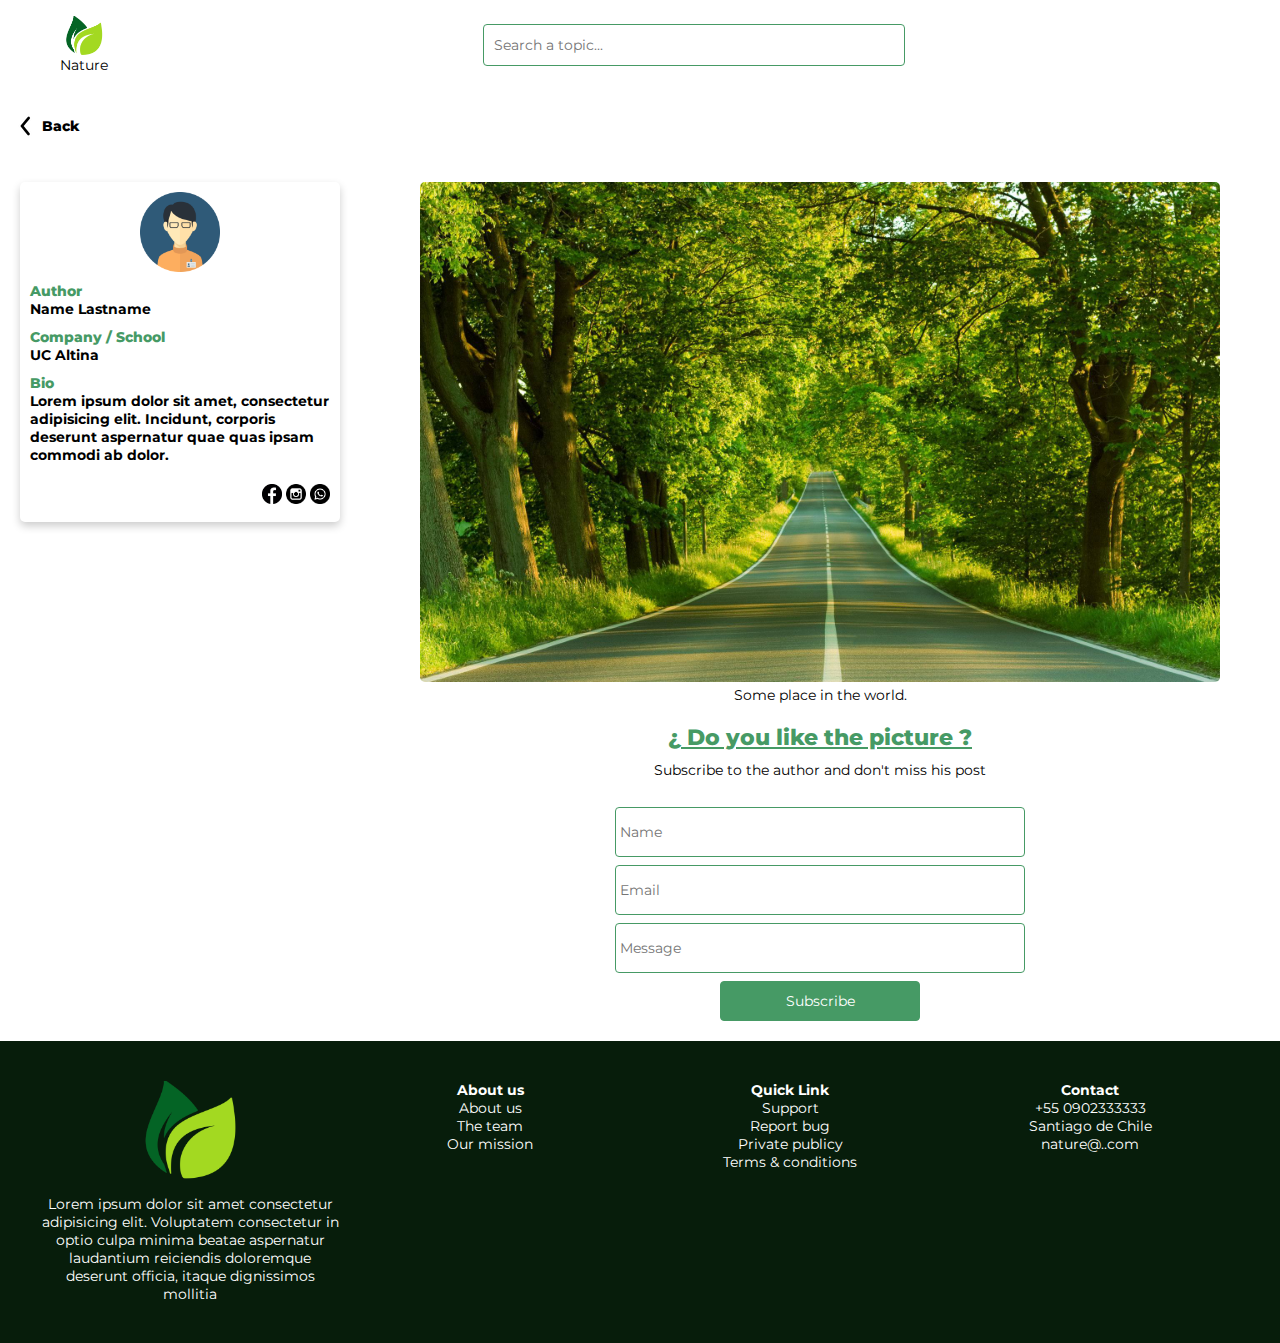
<file: pages/blog-post.html>
<!DOCTYPE html>
<html>
    <head>
        <title>Nature</title>
        <meta charset="utf-8">
        <meta name="description" content="Example" />
        <meta name="viewport" content="width=device-width, initial-scale=1.0">
        <link href="https://fonts.googleapis.com/css?family=Montserrat:400,600,800" rel="stylesheet">
        <link rel="stylesheet" href="../styles/blog-post/blog-post.css"/>
    </head>
    <body>
        <div class="wrapper">
            <header class="header section">
                <div class="header__logo-container">
                    <img class="header__logo" src="../statics/img/leaf-logo.png" alt="Logo nature">
                    <p>Nature</p>
                </div>
                <input class="header__search" type="text" placeholder="Search a topic...">
                <select name="menu" class="header__menu header__menu-selector">
                    <option disabled selected>Categories</option>
                    <option value="Action">Action</option>
                    <option value="RPG">RPG</option>
                    <option value="Action">Action</option>
                    <option value="RPG">RPG</option>
                    <option value="MMORPG">MMORPG</option>
                </select>
            </header>
            <section class="content section">
                <a class="content__back" href="../index.html">
                    <img src="../statics/img/back-arrow.png" alt="back arrow">
                    <p>Back</p>
                </a>
                <div class="content__container">
                    <div class="content__author card">
                        <img class="content__author-img" src="../statics/img/author.png" alt="Loremp isum">
                        <p class="content__author-name">
                            <span class="content__author-standout content__author-info">Author</span> <br>
                            <strong>Name Lastname</strong>
                        </p>
                        <p class="content__author-school content__author-info">
                            <span class="content__author-standout">Company / School</span> <br>
                            <strong>UC Altina</strong>
                        </p>
                        <p class="content__author-description content__author-info">
                            <span class="content__author-standout">Bio</span> <br>
                            <strong>Lorem ipsum dolor sit amet, consectetur adipisicing elit. Incidunt, corporis deserunt aspernatur quae quas ipsam commodi ab dolor.</strong>
                        </p>
                        <div class="content__author-social">
                            <a class="list-item-link" href="">
                                <img class="content__author-social-img" src="../statics/img/facebook.png" alt="Lorem">
                            </a>
                            <a class="list-item-link" href="">
                                <img class="content__author-social-img" src="../statics/img/ig.png" alt="Lorem">
                            </a>
                            <a class="list-item-link" href="">
                                <img class="content__author-social-img" src="../statics/img/whatsapp.png" alt="Lorem">
                            </a>
                        </div>
                    </div>
                    <div class="content__post">
                        <figure class="content__post-figure">
                            <img class="content__post-img" src="../statics/img/landscape1.jpg" alt="Lorem ipsum">
                            <figcaption>Some place in the world.</figcaption>
                        </figure>
                        <p class="content__post-title-form"><u class="stand-out">¿ Do you like the picture ?</u></p>
                        <p class="content__post-subtitle-form">Subscribe to the author and don't miss his post</p>
                        <form class="content__post-contact" action="">
                            <input class="input-form" type="text" placeholder="Name">
                            <input class="input-form" type="email" placeholder="Email">
                            <input class="input-form" type="text" placeholder="Message">
                            <button class="button-form" type="button">Subscribe</button>
                        </form>
                    </div>
                </div>
            </section>
            <footer class="footer section">
                <div class="footer__child-container">
                    <img class="footer__logo-icon" src="../statics/img/leaf-logo.png" alt="Logo nature">
                    <p class="footer__child-container-text">Lorem ipsum dolor sit amet consectetur adipisicing elit. Voluptatem consectetur in optio
                            culpa minima beatae aspernatur laudantium reiciendis
                        doloremque deserunt officia, itaque dignissimos mollitia</p>
                </div>
                <div class="footer__child-container">
                    <h3 class="footer__child-container-title overflow-ellipsis">About us</h3>
                    <ul class="footer__child-container-info">
                        <li class="footer__child-container-info-item list-item">
                            <a class="list-item-link" href="">About us</a>
                        </li>
                        <li class="footer__child-container-info-item list-item">
                            <a class="list-item-link" href="">The team</a>
                        </li>
                        <li class="footer__child-container-info-item list-item">
                            <a class="list-item-link" href="">Our mission</a>
                        </li>
                    </ul>
                </div>
                <div class="footer__child-container">
                    <h3 class="footer__child-container-title overflow-ellipsis">Quick Link</h3>
                    <ul class="footer__child-container-info">
                        <li class="footer__child-container-info-item list-item">
                            <a class="list-item-link" href="">Support</a>
                        </li>
                        <li class="footer__child-container-info-item list-item">
                            <a class="list-item-link" href="">Report bug</a>
                        </li>
                        <li class="footer__child-container-info-item list-item">
                            <a class="list-item-link" href="">Private publicy</a>
                        </li>
                        <li class="footer__child-container-info-item list-item">
                            <a class="list-item-link" href="">Terms & conditions</a>
                        </li>
                    </ul>
                </div>
                <div class="footer__child-container">
                    <h3 class="footer__child-container-title overflow-ellipsis">Contact</h3>
                    <ul class="footer__child-container-info">
                        <li class="footer__child-container-info-item list-item">
                            <p class="list-item-link" href="">+55 0902333333</p>
                        </li>
                        <li class="footer__child-container-info-item list-item">
                            <a class="list-item-link" href="">Santiago de Chile</a>
                        </li>
                        <li class="footer__child-container-info-item list-item">
                            <a class="list-item-link" href="">nature@..com</a>
                        </li>
                    </ul>
                </div>
            </footer>
        </div>
    </body>
</html>
</file>
<file: styles/blog-post/blog-post.css>
@import url(./layout.css);
@import url(../commons/commons.css);
@import url(../commons/header.css);
@import url(../commons/footer.css);
@import url(../blog-post/layout-areas/content.css);
</file>
